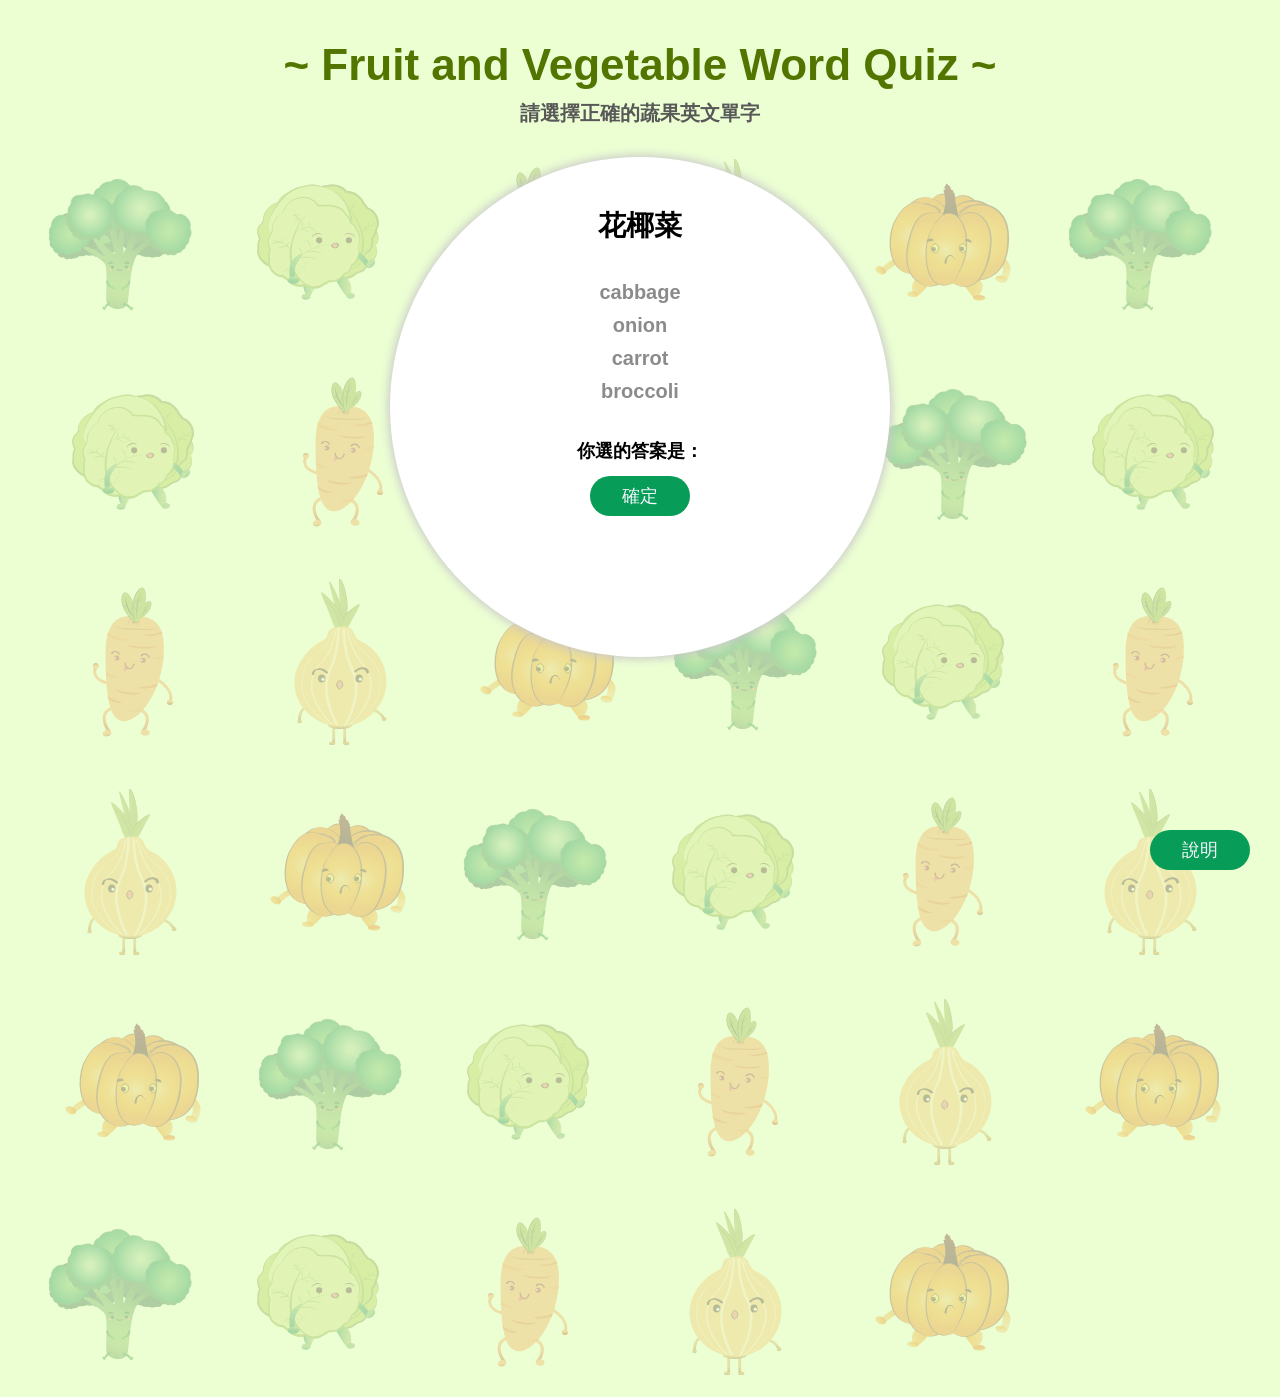
<file: index.html>
<!DOCTYPE html>
<html lang="en">
<head>
    <meta charset="UTF-8">
    <meta http-equiv="X-UA-Compatible" content="IE=edge">
    <meta name="viewport" content="width=device-width, initial-scale=1.0">
    <title>Fruit and Vegetable Word Quiz</title>
    <link rel="stylesheet" href="./css/index.css">
</head>

<body onload="load(); test()">
    <div class="a">~ Fruit and Vegetable Word Quiz ~
        <h2>請選擇正確的蔬果英文單字</h2> 
    </div>
    <div class="svg">
        <img class="br" src="./svg/broccoli(svg).svg" alt="" width="185px">
        <img class="cabbage" src="./svg/Cabbage (svg).svg" alt="" width="210px" >
        <img class="carrot" src="./svg/Carrot (svg).svg" alt="" width="210px">
        <img class="onion" src="./svg/Onion (svg).svg" alt="" width="205px">
        <img class="pumpkin" src="./svg/Pumpkin (svg).svg" alt="" width="210px">

        <img class="br" src="./svg/broccoli(svg).svg" alt="" width="185px">
        <img class="cabbage" src="./svg/Cabbage (svg).svg" alt="" width="210px" >
        <img class="carrot" src="./svg/Carrot (svg).svg" alt="" width="210px">
        <img class="onion" src="./svg/Onion (svg).svg" alt="" width="205px">
        <img class="pumpkin" src="./svg/Pumpkin (svg).svg" alt="" width="210px">
    
        <img class="br" src="./svg/broccoli(svg).svg" alt="" width="185px">
        <img class="cabbage" src="./svg/Cabbage (svg).svg" alt="" width="210px" >
        <img class="carrot" src="./svg/Carrot (svg).svg" alt="" width="210px">
        <img class="onion" src="./svg/Onion (svg).svg" alt="" width="205px">
        <img class="pumpkin" src="./svg/Pumpkin (svg).svg" alt="" width="210px">

        <img class="br" src="./svg/broccoli(svg).svg" alt="" width="185px">
        <img class="cabbage" src="./svg/Cabbage (svg).svg" alt="" width="210px" >
        <img class="carrot" src="./svg/Carrot (svg).svg" alt="" width="210px">
        <img class="onion" src="./svg/Onion (svg).svg" alt="" width="205px">
        <img class="pumpkin" src="./svg/Pumpkin (svg).svg" alt="" width="210px">

        <img class="br" src="./svg/broccoli(svg).svg" alt="" width="185px">
        <img class="cabbage" src="./svg/Cabbage (svg).svg" alt="" width="210px" >
        <img class="carrot" src="./svg/Carrot (svg).svg" alt="" width="210px">
        <img class="onion" src="./svg/Onion (svg).svg" alt="" width="205px">
        <img class="pumpkin" src="./svg/Pumpkin (svg).svg" alt="" width="210px">

         <img class="br" src="./svg/broccoli(svg).svg" alt="" width="185px">
        <img class="cabbage" src="./svg/Cabbage (svg).svg" alt="" width="210px" >
        <img class="carrot" src="./svg/Carrot (svg).svg" alt="" width="210px">
        <img class="onion" src="./svg/Onion (svg).svg" alt="" width="205px">
        <img class="pumpkin" src="./svg/Pumpkin (svg).svg" alt="" width="210px">

        <img class="br" src="./svg/broccoli(svg).svg" alt="" width="185px">
        <img class="cabbage" src="./svg/Cabbage (svg).svg" alt="" width="210px" >
        <img class="carrot" src="./svg/Carrot (svg).svg" alt="" width="210px">
        <img class="onion" src="./svg/Onion (svg).svg" alt="" width="205px">
        <img class="pumpkin" src="./svg/Pumpkin (svg).svg" alt="" width="210px">
    </div>

    <div class="container" id="quiz">
        <div class="header">
   <div id="question">詞彙</div> 
  
   <div  id="isAudio"> </div><div  id="isSwap" onchange="test()"></div>
   <ul>
    <li>
        <label id="answer1" onclick="chooseA(this)">答案1</label>
    <li>
        <label id="answer2" onclick="chooseA(this)">答案2</label>
    <li>
        <label id="answer3" onclick="chooseA(this)">答案3</label>
    <li>
        <label id="answer4" onclick="chooseA(this)">答案4</label>
       
    </ul>




<div class="aa">你選的答案是：</div><div id="choice"></div>
<div class="bb" id="msg">正確的答案是：?</div>
<br>

<input type="button" value="確定" onclick="pass()" id="submit"><br/>
</div> 
</div> 
        <!-- HTML -->
<button class="button2" onclick="window.location.href='index03.html'">說明</button>
       
     <script src="./js/index.js"></script>   
</body>
</html>
</file>
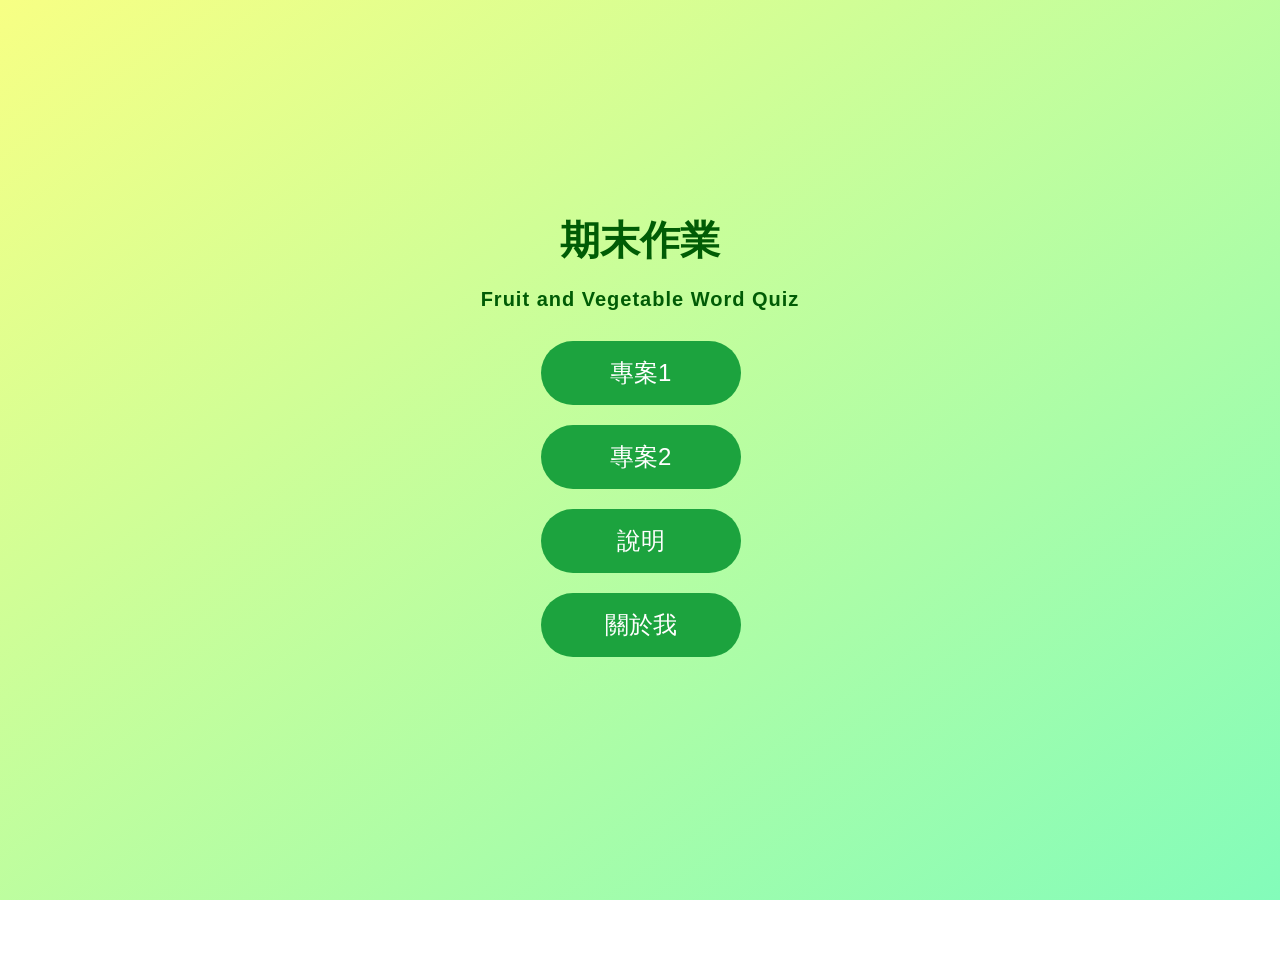
<file: final0615/index.html>
<!DOCTYPE html>
<html lang="zh-Hant-TW">
  <head>
    <meta charset="UTF-8" />
    <meta http-equiv="X-UA-Compatible" content="IE=edge" />
    <meta name="viewport" content="width=device-width, initial-scale=1.0" />
    <title>div</title>
    <link rel="stylesheet" href="./css/style01.css" />
  </head>
  <body>
    <div class="main">
      <div class="container">
        <h1 >期末作業</h1>
        <p>Fruit and Vegetable Word Quiz</p>
  
        <ul>
          <li>
            <button onclick="window.location.href='Fruit and Vegetable Word Quiz.html'">專案1</button>
          </li>
          <li>
            <button onclick="window.location.href=''">
              專案2 
            </button>
          </li>
          <li>
            <button onclick="window.location.href='index03.html'">
              說明
            </button>
          </li>
          <li>
            <button onclick="window.location.href='index4.html'">關於我</button>
          </li>
        </ul>
      </div>
    </div>
  </body>
</html>
</file>
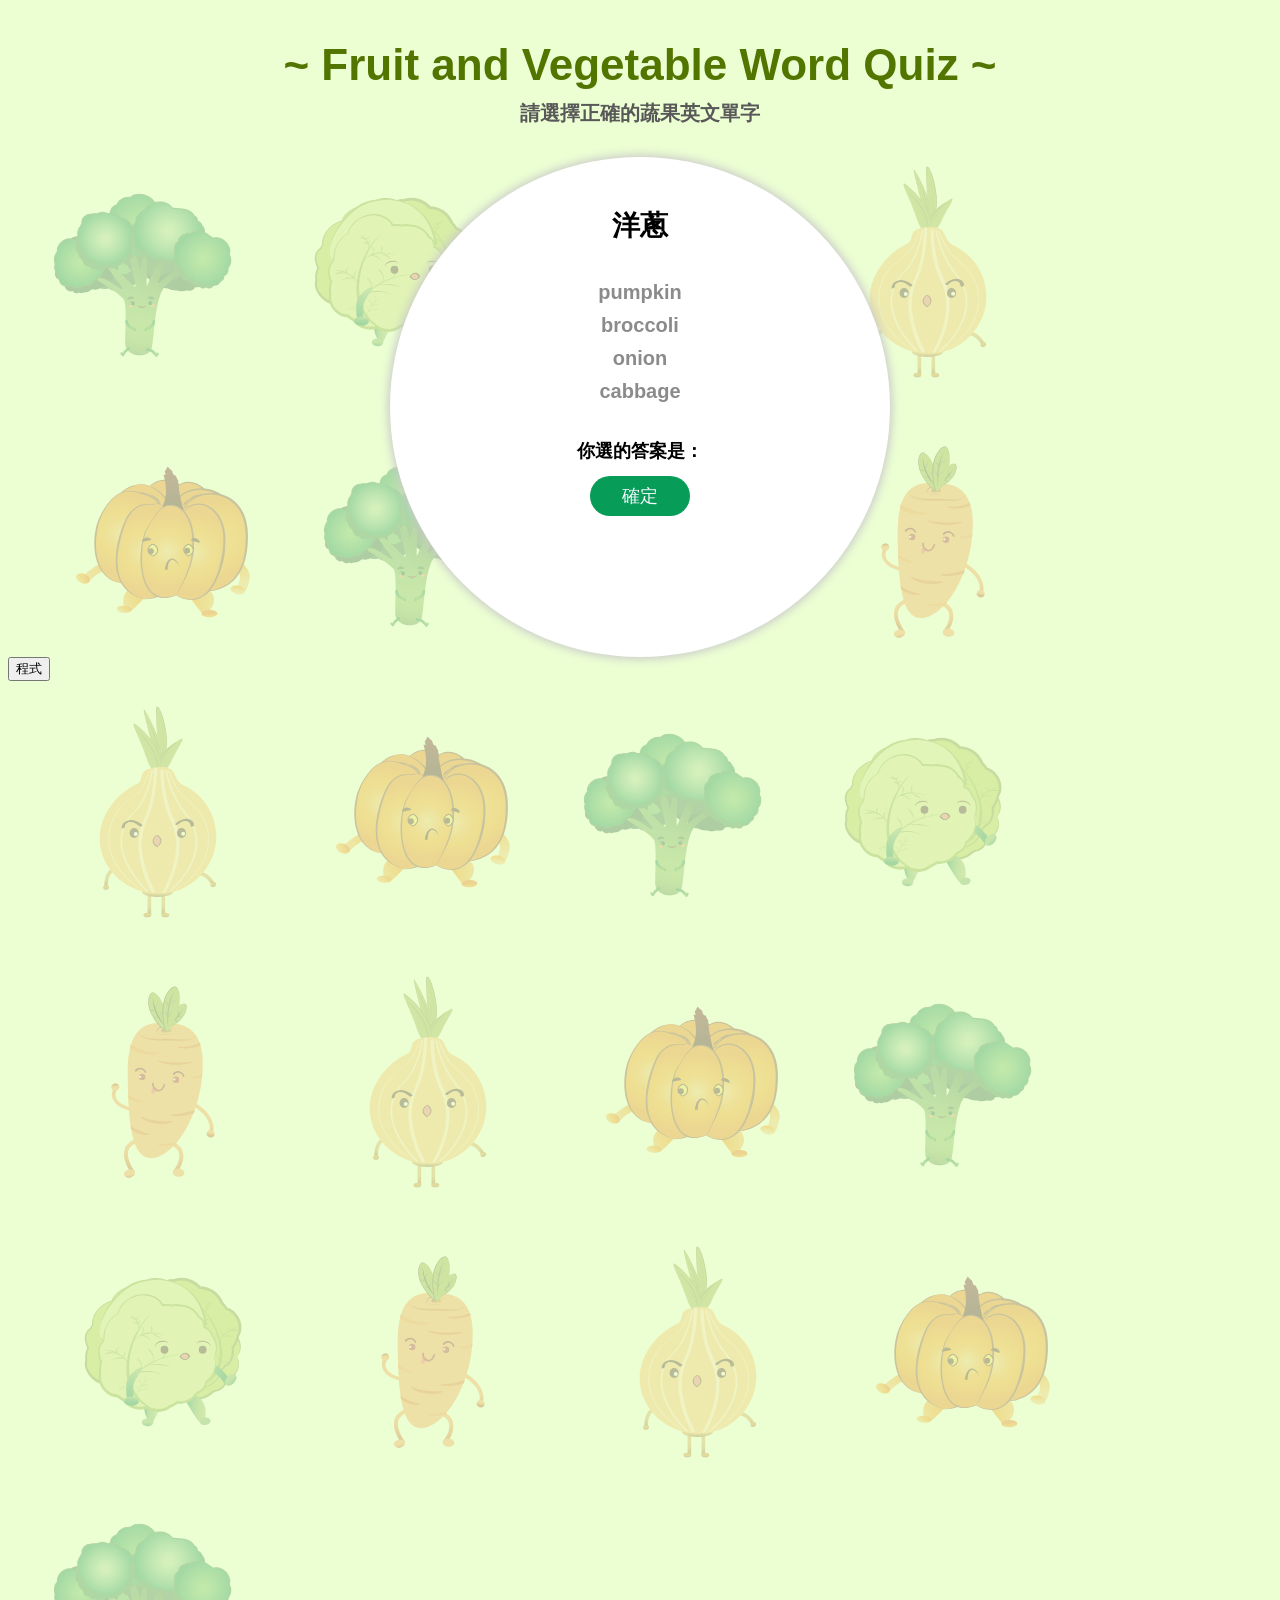
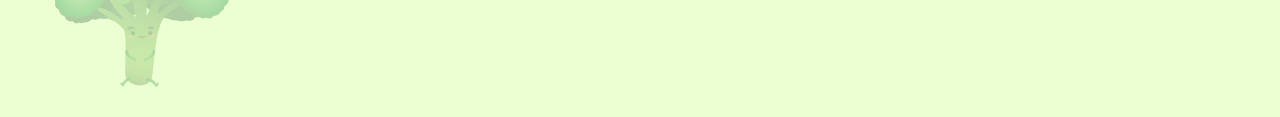
<file: Fruit and Vegetable Word Quiz.html>
<!DOCTYPE html>
<html lang="en">
<head>
    <meta charset="UTF-8">
    <meta http-equiv="X-UA-Compatible" content="IE=edge">
    <meta name="viewport" content="width=device-width, initial-scale=1.0">
    <title>Fruit and Vegetable Word Quiz</title>
    <link rel="stylesheet" href="./css/index.css">
</head>

<body onload="load(); test()">
    <div class="a">~ Fruit and Vegetable Word Quiz ~
        <h2>請選擇正確的蔬果英文單字</h2> 
    </div>
    <div class="svg">
        <img class="br" src="./svg/broccoli(svg).svg" alt="" width="230px">
        <img class="cabbage" src="./svg/Cabbage (svg).svg" alt="" width="270px" >
        <img class="carrot" src="./svg/Carrot (svg).svg" alt="" width="270px">
        <img class="onion" src="./svg/Onion (svg).svg" alt="" width="260px">
        <img class="pumpkin" src="./svg/Pumpkin (svg).svg" alt="" width="270px">
        <img class="br" src="./svg/broccoli(svg).svg" alt="" width="230px">
        <img class="cabbage" src="./svg/Cabbage (svg).svg" alt="" width="270px" >
        <img class="carrot" src="./svg/Carrot (svg).svg" alt="" width="270px">
        <img class="onion" src="./svg/Onion (svg).svg" alt="" width="260px">
        <img class="pumpkin" src="./svg/Pumpkin (svg).svg" alt="" width="270px">
        <img class="br" src="./svg/broccoli(svg).svg" alt="" width="230px">
        <img class="cabbage" src="./svg/Cabbage (svg).svg" alt="" width="270px" >
        <img class="carrot" src="./svg/Carrot (svg).svg" alt="" width="270px">
        <img class="onion" src="./svg/Onion (svg).svg" alt="" width="260px">
        <img class="pumpkin" src="./svg/Pumpkin (svg).svg" alt="" width="270px">
        <img class="br" src="./svg/broccoli(svg).svg" alt="" width="230px">
        <img class="cabbage" src="./svg/Cabbage (svg).svg" alt="" width="270px" >
        <img class="carrot" src="./svg/Carrot (svg).svg" alt="" width="270px"> 
        <img class="onion" src="./svg/Onion (svg).svg" alt="" width="260px">
        <img class="pumpkin" src="./svg/Pumpkin (svg).svg" alt="" width="270px">
        <img class="br" src="./svg/broccoli(svg).svg" alt="" width="230px">
    </div>

    <div class="container" id="quiz">
        <div class="header">
   <div id="question">詞彙</div> 
  
   <div  id="isAudio"> </div><div  id="isSwap" onchange="test()"></div>
   <ul>
    <li>
        <label id="answer1" onclick="chooseA(this)">答案1</label>
    <li>
        <label id="answer2" onclick="chooseA(this)">答案2</label>
    <li>
        <label id="answer3" onclick="chooseA(this)">答案3</label>
    <li>
        <label id="answer4" onclick="chooseA(this)">答案4</label>
       
    </ul>

<div class="aa">你選的答案是：</div><div id="choice"></div>
<div class="bb" id="msg">正確的答案是：?</div>
<br>

<input type="button" value="確定" onclick="pass()" id="submit"><br/>
</div> 
</div> 
        <!-- HTML -->
<button onclick="window.location.href='index03.html'">程式</button>
       
     <script src="./js/index.js"></script>   
</body>
</html>
</file>
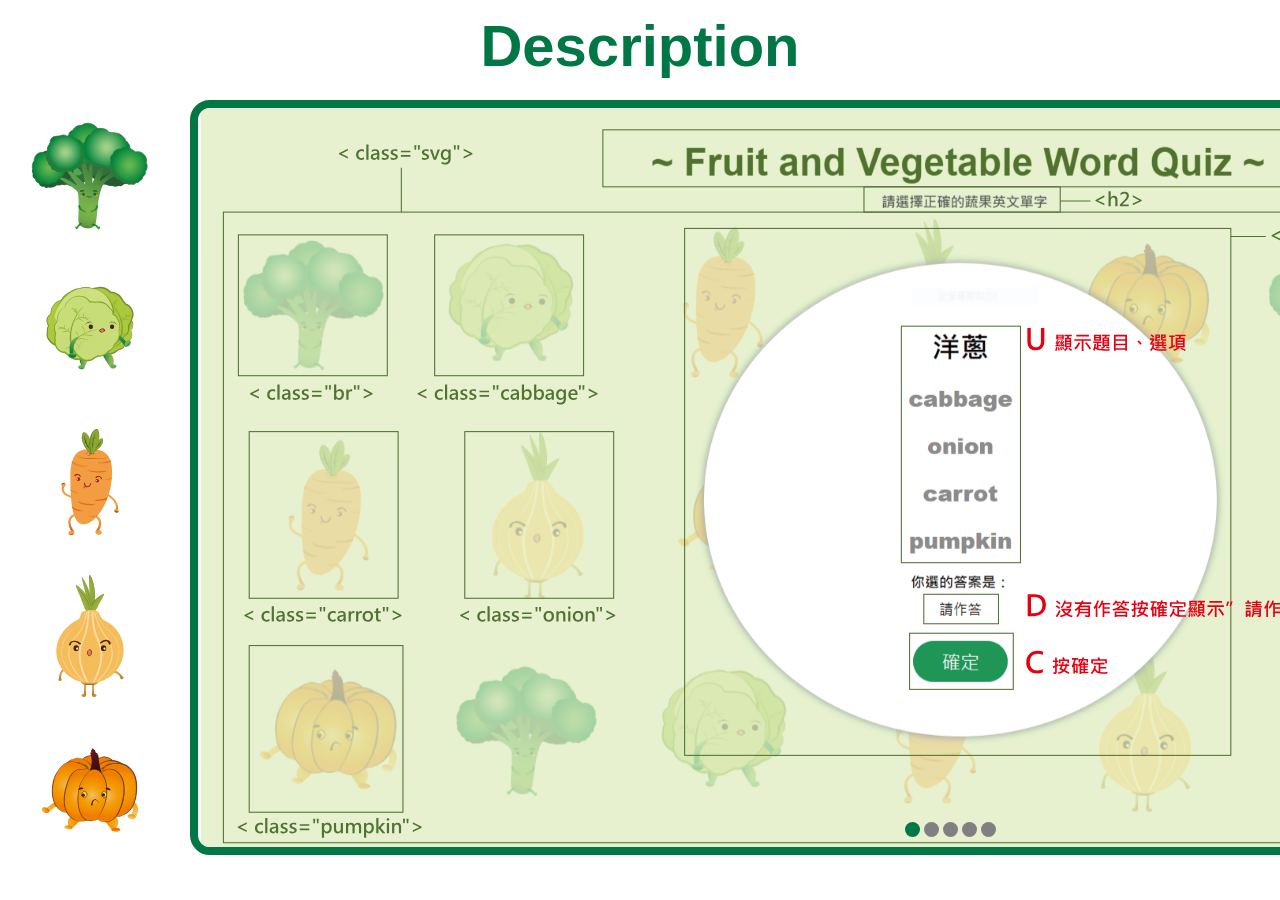
<file: index03.html>
<!DOCTYPE html>
<html lang="en">

<head>
    <meta charset="UTF-8">
    <meta name="viewport" content="width=device-width, initial-scale=1.0">
    <title>程式</title>
    <link rel="stylesheet" href="./css/style03.css">
    <script src="js/slider.js" type="text/javascript"></script>

</head>

<body>
             <h1>Description</h1>
             <div class="left">
             <img class="q1" src="./svg/broccoli(svg).svg" alt="" width="150px">
             <img class="q2" src="./svg/Cabbage (svg).svg" alt=""width="150px">
             <img class="q3" src="./svg/Carrot (svg).svg" alt=""width="150px">
             <img class="q4" src="./svg/Onion (svg).svg" alt=""width="150px">
             <img class="q5" src="./svg/Pumpkin (svg).svg" alt=""width="150px">
            </div>

            <div class="right">
              <img class="q1" src="./svg/broccoli(svg).svg" alt="" width="150px">
              <img class="q2" src="./svg/Cabbage (svg).svg" alt=""width="150px">
              <img class="q3" src="./svg/Carrot (svg).svg" alt=""width="150px">
              <img class="q4" src="./svg/Onion (svg).svg" alt=""width="150px">
              <img class="q5" src="./svg/Pumpkin (svg).svg" alt=""width="150px">
             </div>

                 <div id="slider">
               <ul class="slieder-item-container">
                 <li class="xx"><a href="#"><img class="b1" src="./svg/1.svg" ></a></li>
                 <li class="xx" ><a href="#"><img class="b3" src="./svg/2.svg" /></a></li>
                 <li class="xx" ><a href="#"><img class="b4" src="./svg/3.svg" ></a></li>
                 <li class="xx" ><a href="#"><img class="b2" src="./svg/4.svg" ></a></li>
                 <li class="xx" ><a href="#"><img class="b2" src="./svg/5.svg" ></a></li>
                
               </ul>
                <div class="arrow-container">
                  <span class="left-arrow"><img class="arol" src="./svg/arrowleft.svg" alt=""></span>
                  <span class="right-arrow"><img class="aror" src="./svg/arrowright.svg" alt=""></span>
                </div>
               <div class="indicator-container">
                <span class="indicator active"></span>
                <span class="indicator"></span>
                <span class="indicator"></span>
                <span class="indicator"></span>
                <span class="indicator"></span>
                
            </div>
        </div>
           
           
         

    

  
        

</body>

</html>
</file>
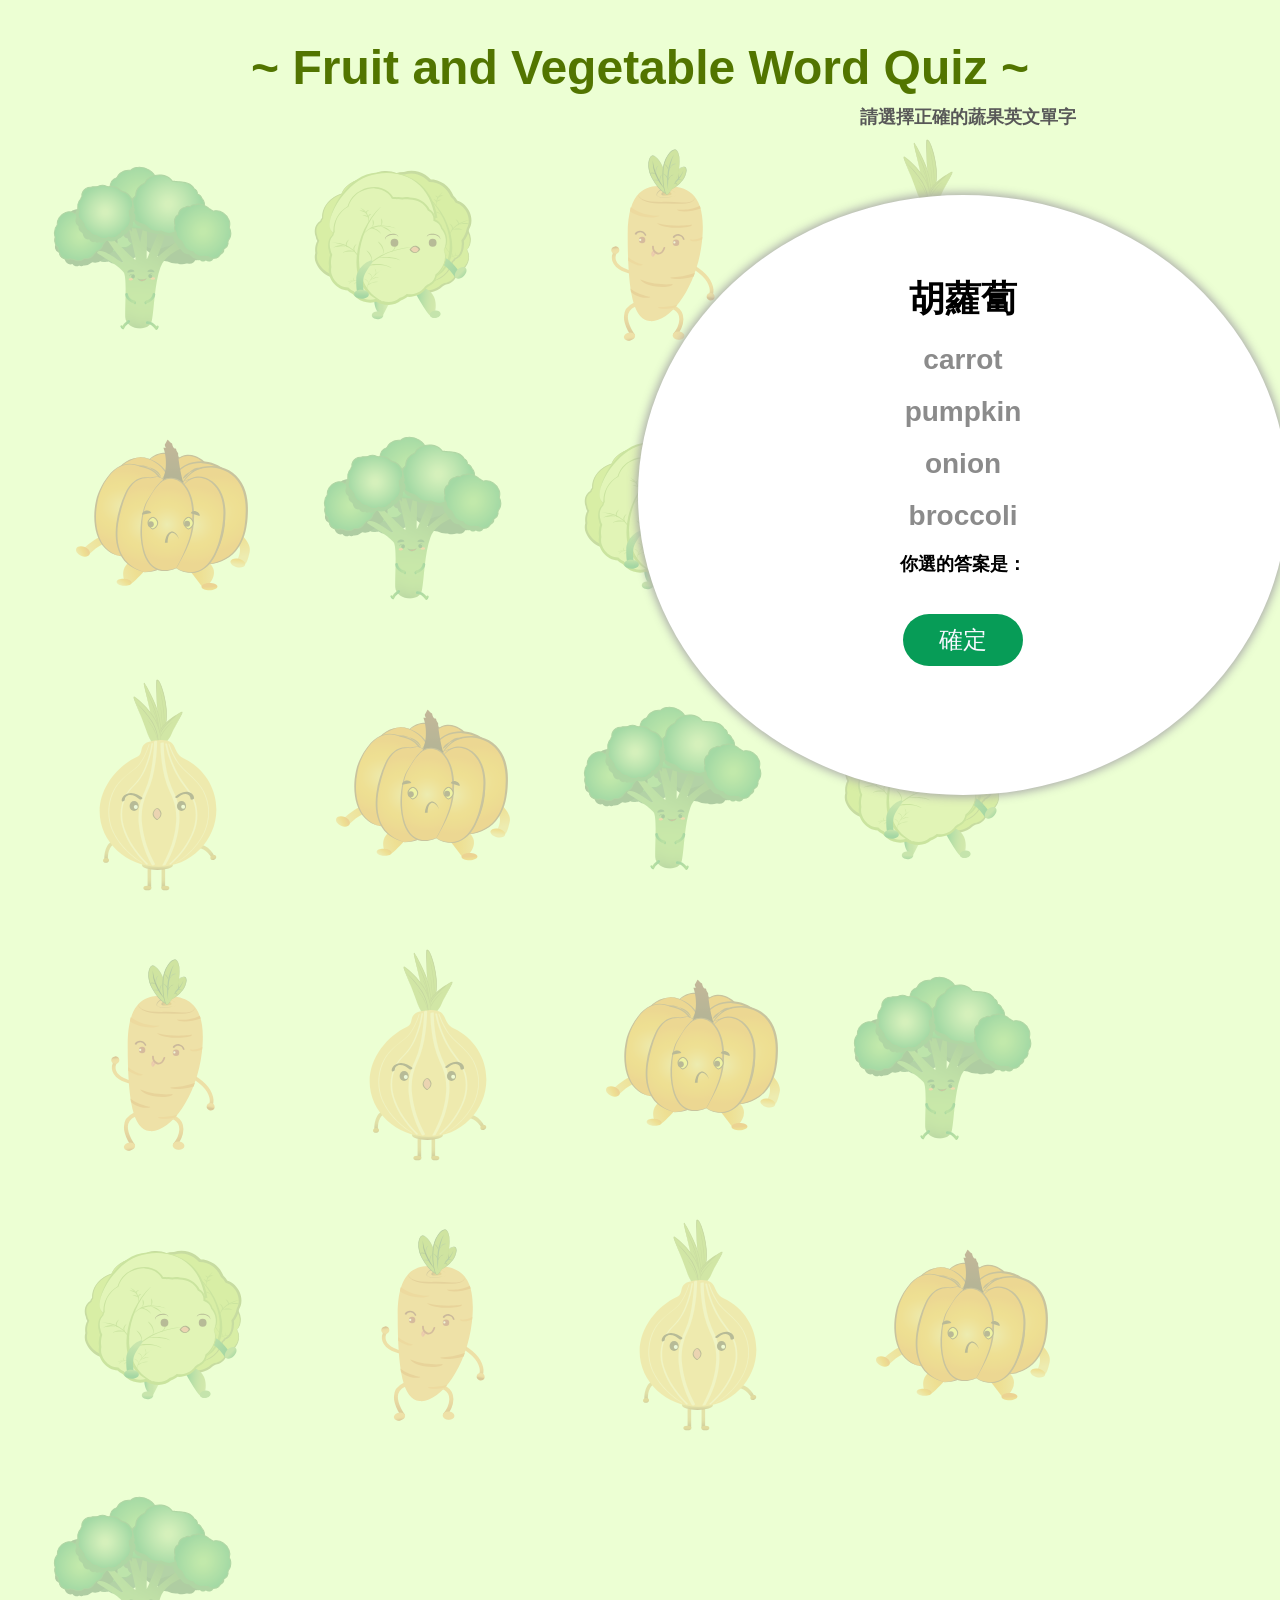
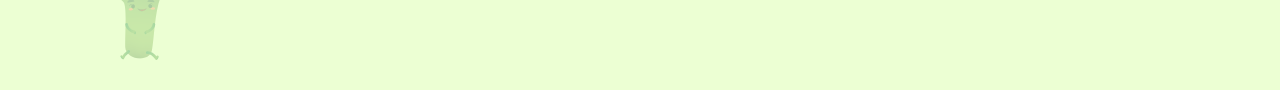
<file: final0615/Fruit and Vegetable Word Quiz.html>
<!DOCTYPE html>
<html lang="en">
<head>
    <meta charset="UTF-8">
    <meta http-equiv="X-UA-Compatible" content="IE=edge">
    <meta name="viewport" content="width=device-width, initial-scale=1.0">
    <title>Fruit and Vegetable Word Quiz</title>
    <link rel="stylesheet" href="./css/index.css">
</head>

<body onload="load(); test()">
    <div class="a">~ Fruit and Vegetable Word Quiz ~
        <h2>請選擇正確的蔬果英文單字</h2> 
    </div>
    <div class="svg">
        <img class="br" src="./svg/broccoli(svg).svg" alt="" width="230px">
        <img class="cabbage" src="./svg/Cabbage (svg).svg" alt="" width="270px" >
        <img class="carrot" src="./svg/Carrot (svg).svg" alt="" width="270px">
        <img class="onion" src="./svg/Onion (svg).svg" alt="" width="260px">
        <img class="pumpkin" src="./svg/Pumpkin (svg).svg" alt="" width="270px">
        <img class="br" src="./svg/broccoli(svg).svg" alt="" width="230px">
        <img class="cabbage" src="./svg/Cabbage (svg).svg" alt="" width="270px" >
        <img class="carrot" src="./svg/Carrot (svg).svg" alt="" width="270px">
        <img class="onion" src="./svg/Onion (svg).svg" alt="" width="260px">
        <img class="pumpkin" src="./svg/Pumpkin (svg).svg" alt="" width="270px">
        <img class="br" src="./svg/broccoli(svg).svg" alt="" width="230px">
        <img class="cabbage" src="./svg/Cabbage (svg).svg" alt="" width="270px" >
        <img class="carrot" src="./svg/Carrot (svg).svg" alt="" width="270px">
        <img class="onion" src="./svg/Onion (svg).svg" alt="" width="260px">
        <img class="pumpkin" src="./svg/Pumpkin (svg).svg" alt="" width="270px">
        <img class="br" src="./svg/broccoli(svg).svg" alt="" width="230px">
        <img class="cabbage" src="./svg/Cabbage (svg).svg" alt="" width="270px" >
        <img class="carrot" src="./svg/Carrot (svg).svg" alt="" width="270px"> 
        <img class="onion" src="./svg/Onion (svg).svg" alt="" width="260px">
        <img class="pumpkin" src="./svg/Pumpkin (svg).svg" alt="" width="270px">
        <img class="br" src="./svg/broccoli(svg).svg" alt="" width="230px">
    </div>

    <div class="container" id="quiz">
        <div class="header">
   <div id="question">詞彙</div> 
  
   <div  id="isAudio"> </div><div  id="isSwap" onchange="test()"></div>
   <ul>
    <li>
        <label id="answer1" onclick="chooseA(this)">答案1</label>
    <li>
        <label id="answer2" onclick="chooseA(this)">答案2</label>
    <li>
        <label id="answer3" onclick="chooseA(this)">答案3</label>
    <li>
        <label id="answer4" onclick="chooseA(this)">答案4</label>
    </ul>

<div class="aa">你選的答案是：</div><div id="choice"></div>
<div class="bb" id="msg">正確的答案是：?</div>
<br>

<input type="button" value="確定" onclick="pass()" id="submit"><br/>
</div> 
</div> 
     <script src="./js/index.js"></script>   
</body>
</html>
</file>
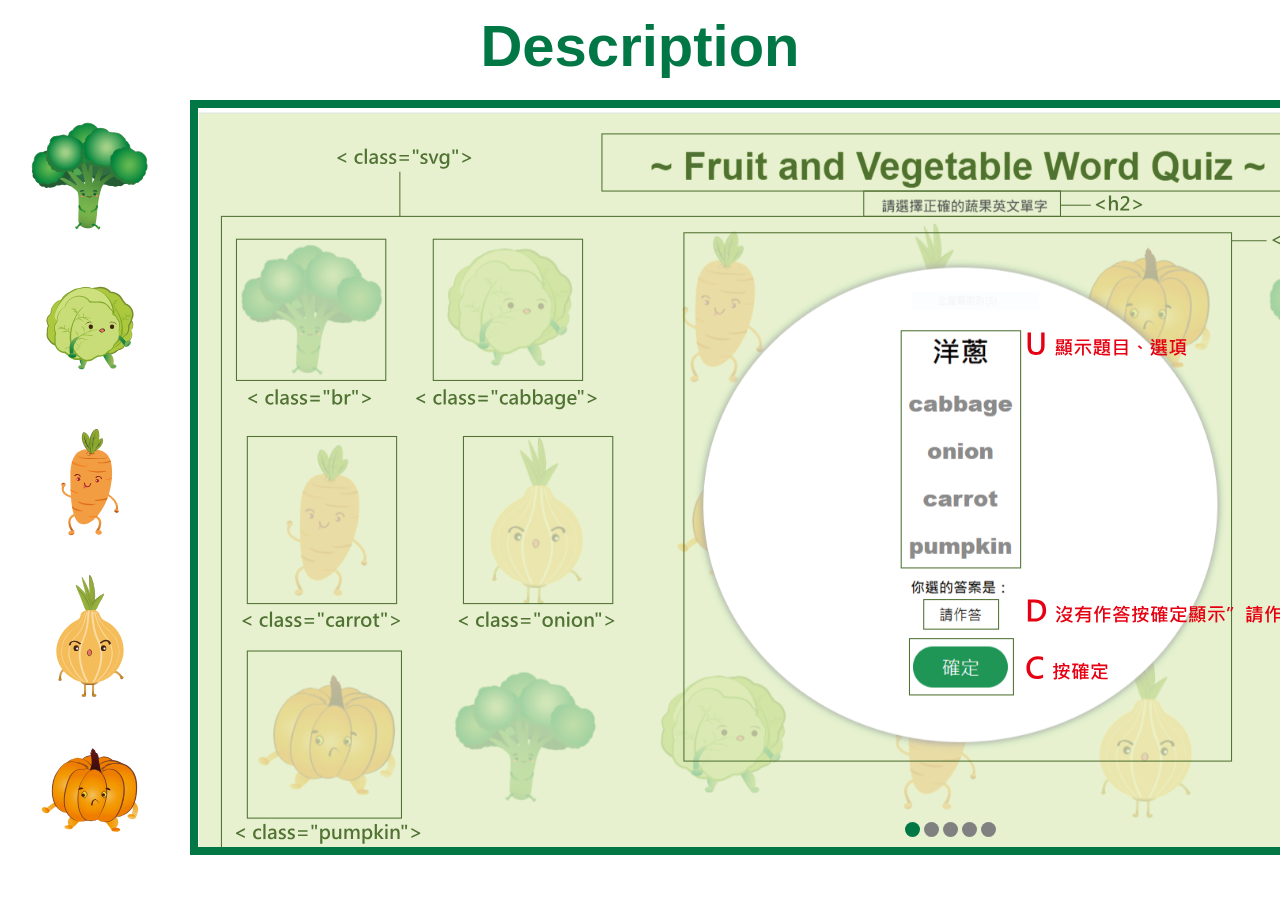
<file: final0615/index03.html>
<!DOCTYPE html>
<html lang="en">

<head>
    <meta charset="UTF-8">
    <meta name="viewport" content="width=device-width, initial-scale=1.0">
    <title>說明</title>
    <link rel="stylesheet" href="./css/style03.css">
    <script src="js/slider.js" type="text/javascript"></script>

</head>

<body>
             <h1>Description</h1>
             <div class="left">
             <img class="q1" src="./svg/broccoli(svg).svg" alt="" width="150px">
             <img class="q2" src="./svg/Cabbage (svg).svg" alt=""width="150px">
             <img class="q3" src="./svg/Carrot (svg).svg" alt=""width="150px">
             <img class="q4" src="./svg/Onion (svg).svg" alt=""width="150px">
             <img class="q5" src="./svg/Pumpkin (svg).svg" alt=""width="150px">
            </div>

            <div class="right">
              <img class="q1" src="./svg/broccoli(svg).svg" alt="" width="150px">
              <img class="q2" src="./svg/Cabbage (svg).svg" alt=""width="150px">
              <img class="q3" src="./svg/Carrot (svg).svg" alt=""width="150px">
              <img class="q4" src="./svg/Onion (svg).svg" alt=""width="150px">
              <img class="q5" src="./svg/Pumpkin (svg).svg" alt=""width="150px">
             </div>

                 <div id="slider">
               <ul class="slieder-item-container">
                 <li class="xx"><a href="#"><img class="b1" src="./svg/1.svg" ></a></li>
                 <li class="xx" ><a href="#"><img class="b3" src="./svg/2.svg" /></a></li>
                 <li class="xx" ><a href="#"><img class="b4" src="./svg/3.svg" ></a></li>
                 <li class="xx" ><a href="#"><img class="b2" src="./svg/4.svg" ></a></li>
                 <li class="xx" ><a href="#"><img class="b2" src="./svg/5.svg" ></a></li>
                
               </ul>
                <div class="arrow-container">
                  <span class="left-arrow"><img class="arol" src="./svg/arrowleft.svg" alt=""></span>
                  <span class="right-arrow"><img class="aror" src="./svg/arrowright.svg" alt=""></span>
                </div>
               <div class="indicator-container">
                <span class="indicator active"></span>
                <span class="indicator"></span>
                <span class="indicator"></span>
                <span class="indicator"></span>
                <span class="indicator"></span>
                
            </div>
        </div>
           
           
         

    

  
        

</body>

</html>
</file>
<file: css/index.css>
*{
    box-sizing: border-box;
}
body{
    
    background: rgb(236, 255, 211);
    
}

.a{
    text-align: center;
    font-family: Arial, Helvetica, sans-serif;
    font-size: 44px;
    margin-top: 40px;
    font-weight: bold;
    color: rgb(82, 117, 0);
    position: relative;
    z-index: 100;
}
   

 /*h2{
    text-align: center;
    width: 300px;
    text-align: center;
    font-family: Arial, Helvetica, sans-serif;
    font-size: 17.5px;
    text-align: center;
    font-weight: 800;
    color: rgb(88, 88, 88);
    position: absolute;
    margin-top: 10px;
    margin-left: 810px;
 }*/
 h2{
    text-align: center;
    font-family: Arial, Helvetica, sans-serif;
    font-size: 20px;
    font-weight: 800;
    color: rgb(88, 88, 88);
    
    
    width: 80%; /*修改：避免寫死*/
    max-width: 300px; /*修改*/
    margin: 10px auto; /*修改：置中*/
    position: relative; /*修改：取消 absolute*/
}

 /*.container{
   background-color: #fff;
    border-radius: 15px;
    box-shadow: 0 0 10px 2px rgb(168, 168, 168);
    width: 650px;
    height: 600px;
    overflow: hidden;
    margin-left: 630px;
    margin-top: 100px;
    border-radius: 50%;
    position: absolute;}*/



.container{
    background-color: #fff;
    box-shadow: 0 0 10px 2px rgb(201, 201, 201);
    overflow: hidden;      /*內容溢出與裁切*/
    max-width: 500px;
    width: 90%;
    aspect-ratio: 1/1;    /* 高度自動跟寬度一樣，保持正圓 */
    margin: 30px auto 0;  /* 水平置中 */
    border-radius: 50%;
    position: relative;    /* 改掉絕對定位 */
    text-align: center;
}


.header{
    padding: 50px;
    
    
}

#question{
    display: block;
    font-family: Arial, Helvetica, sans-serif;
    font-size: 28px;
    text-align: center;
    font-weight: 800;
}
ul{
    text-align: center;
    padding: 10px;
    font-family: Arial, Helvetica, sans-serif;
    list-style-type:none;
    
}

ul li{
    font-size: 20px;
    font-weight: 800;
    margin: 10px 0;
    
}

ul li label{
    cursor: pointer;
}

li:hover{
    color: rgb(0, 119, 69);
}

li{
    color: rgb(139, 139, 139);
    
}

.aa{                            /*問題你的答案是?*/
    font-family: Arial, Helvetica, sans-serif;
    font-size: 18px;
    font-weight: 650; /*文字粗度*/
    text-align: center;
}

#choice{
    margin-top: 10px;
    top: 480px;
    font-family: Arial, Helvetica, sans-serif;
    font-size: 18px;
    text-align: center;
    font-weight: 650; 
}

.bb{
    font-family: Arial, Helvetica, sans-serif;
    font-size: 18px;
    margin-top: 10px;
    text-align: center;
}


#submit{
    background-color: rgb(7, 156, 87);
    color: ghostwhite;
    border:none;
    display: block;
    width: 100px;

    cursor: pointer; /*滑鼠游標屬性*/
    font-size: 18px;
    padding: 8px;/*按紐跟字距離*/
    margin: -15px auto;
    border-radius: 60px;
}

#submit:hover{
    background-color: rgb(0, 108, 52);
}

.svg{
    display: flex;
    flex-direction: row;
    flex-wrap: wrap;
    position: absolute;
    opacity: 0.3;
    padding-left: 20px;
}

@keyframes rotate-taichi {
    from {transform: rotate(-8deg);}
    to {transform: rotate(8deg);}
}

.br,
.cabbage,
.carrot,
.onion,
.pumpkin{
    display: inline;
    animation: rotate-taichi 1.8s linear infinite alternate;
}

.ss{ 
/*你總共答對了幾題* 跑位問題罪魁禍首
    margin-left: 190px;
    margin-top: 280px;*/
    padding: 100px;
    text-align: center;
    color: rgb(0, 119, 69);
    bottom: 300px;

   }


/*.container button{ 總共答對的最後按鈕
    background-color: rgb(7, 156, 87);
    color: ghostwhite;
    border:none;
    display: block;
    width: 150px;
    cursor: pointer;
    font-size: 24px;
    padding: 16px;
    border-radius: 60px;
    margin-left: 250px;
}

  .container button{ /*總共答對的最後按鈕*
    background-color: rgb(7, 156, 87);
    color: ghostwhite;
    border:none;
    display: block;
    max-width: 120px;
    cursor: pointer;
    font-size: 24px;
    border-radius: 25px;
    position: absolute;

    margin: 20px auto;  /*離圓的距離*
}*/
  .container button{ /*r開頭最後按鈕*/
    background-color: rgb(7, 156, 87);
    color: ghostwhite;
    font-size: 18px;
    border:none;
    border-radius: 25px;
    display: block;
    width: 100px;/*按鈕寬*/
    padding:  10px;
    padding-top: 12px;
    cursor: pointer;
    position: absolute;
    bottom: 30px;
    left: 40%; /*置中*/
}

.button2{
    background-color: rgb(7, 156, 87);
    font-size: 18px;
    color: ghostwhite;
    width: 100px;
    height: 40px;
    border: none;
    border-radius: 25px;
    cursor: pointer;
    position: fixed;
    z-index: 1000;
    bottom: 30px;    /* 距離底部 20px */
    right: 30px; 
}
  /*button{    /*程式說明按鈕
  background-color: rgb(7, 156, 87);
  font-size: 24px;
  color: ghostwhite;
  max-width: 120px;
  
  border: none;
  display: block;
  width: 80%; /* %可伸縮 *
  height: 50px; 
  border-radius: 25px;
  cursor: pointer;
 
  margin: 40px auto;    /*響應式*
  position: fixed;     /* 固定在視窗，不會被頁面滾動影響 *
  z-index: 1000;
  bottom: 20px;          /* 距離視窗底部  *
  right: 60px;           /* 距離視窗右邊  *
}
*/

/*button {
  background-color: #1ca33e;
  color: #fff;
  border: none;
  display: block;
  width: 100px;
  cursor: pointer;
  font-size: 18px;
  color: ghostwhite;
  padding: 12px;
  border-radius: 60px;
  position: absolute;
  top: 800px;
  left: 1700px; /* 調整為可見範圍 
}
*/

button:hover {
  background-color: rgb(4, 55, 29);;
  color: ghostwhite;
}

button:focus {
  outline: none;
  background-color:  #1ca33e; 
}




/* 修正：重寫響應式斷點 */
/* 小螢幕 (手機) */
@media screen and (max-width: 540px) {
    .a {
        font-size: 32px; /* 修正：標題縮小 */
        margin-top: 20px;
    }
    
    h2 {
        font-size: 16px; /* 修正：副標題縮小 */
    }
    
    .container {
        width:95%; /* 修正：縮小原尺寸90% */
        margin: 20px auto 0;
    }
    
    .header {
        padding: 30px 20px; /* 修正：減少內距 */
    }
    
    #question {
        font-size: 28px; /* 修正：問題文字縮小 */
    }
    
    ul li {
        font-size: 18px; /* 修正：選項文字縮小 */
    }


    .container button {
        width: 100px; /* 修正：按鈕縮小 */
        font-size: 20px;
        bottom: 20px;
    }
    
    .ss {
        /* 修正：調整結果頁面距 */
        font-size: 32px;
       padding: 60px 20px;
    }

   
}

/* 中等螢幕 (平板) */
@media screen and (min-width: 541px) and (max-width: 768px) {
    .a {
        font-size: 40px;
    }
    
  
    #question {
        font-size: 28px;
    }
    
    ul li {
        font-size: 20px;
       
    }
    
    .ss {
        
        font-size: 32px;
        padding: 80px 30px
    }
}

/* 修正：添加大螢幕優化 */
@media screen and (min-width: 1200px) {
    .container {
        max-width: 500px; /* 修正：大螢幕時稍微放大 */
    }
  
}
</file>
<file: final0615/css/style01.css>
*{
    box-sizing: border-box;
    margin:0;
    padding:0;
}
body{
    font-family: Arial, Helvetica, sans-serif;
    color:#222;
    padding-bottom: 50px;
}
.main{
    background-image: linear-gradient(to left top,rgb(131, 252, 186), rgb(247, 255, 132));
    background-repeat: none;
    background-size: cover;
    background-position:bottom center;
    height:100vh;
    display:flex;
    justify-content: center;
    color: rgb(0, 92, 5);
    align-items:center;
    text-align:center;
    margin-bottom: 20px;
    position:relative;
}
.main h1{
    font-size:40px;
    margin:-20PX 0 20PX;
}
.main p{
    font-size: 20px;
    letter-spacing: 1px;
    font-weight: 600;
}
.content h2{
    font-size: 150%;
    margin:20px 0;
}
.content p{
    line-height:30px;
    letter-spacing: 1.2px;

}
.container{
    max-width:1200px;
    margin:0 auto; 
}
.nav{
    position:fixed;
    top:0;
    left:0;
    right:0;
    background-color:rgba(0, 0, 0, 0.829) ;
}

.nav .container{
   display:flex;
   justify-content: space-between ;
   align-items: center;
   padding:20px 0;
}
.nav ul{
   display:flex;
   list-style-type:none;
   align-items: center;
   justify-content: center;
}
.nav a{
   color:white;
   text-decoration: none;
   padding:8px 15px;
}
.nav.active {
   background-color: white;
   box-shadow:0 2px 10px rgba(0, 0, 0, 0.829);
}
.nav.active a {
   color: black;
}
.nav a.current,
.nav a:hover{
   color:orange;
   font-weight: bold;
}
button  {
    background-color: #1ca33e;
    color: #fff;
    border: none;
    display: block;
    width: 200px;
    cursor: pointer;
    font-size: 24px;
    padding: 16px;
    border-radius: 60px;
  }
  button:hover{
      background-color: rgb(255, 251, 0);
      color: rgb(104, 104, 104);
  }
  button:focus{
      outline:none;
      background-color: rgb(242, 255, 125);
  }
  ul{ 
      margin-top: 20px;
      list-style-type: none;
  }
  li{
      padding:10px 10px;
      padding-left: 60px;
  }
</file>
<file: css/style03.css>
/* html {
  scroll-behavior: smooth;
} */

body{
    height: 900px;
	
}

* {
    margin: 0px;
    padding: 0px;
    box-sizing: border-box;
	-webkit-box-sizing: border-box;
    -moz-box-sizing: border-box;
}


h1{
    text-align: center;
    font-family: Arial, Helvetica, sans-serif;
    font-size: 58px;
    color: rgb(0, 119, 69);
    padding-top: 12px;
}



.slieder-item-container{
    width: 1520px;
    height: 750px;
    position: absolute;
    list-style-type: none;
    width:10000px;
}




#slider {
    position: absolute;
    border: 8px solid rgb(0, 119, 69);
    /*padding: 3px;*/
    border-radius: 20px;
    margin: 0;
    overflow: hidden;
    -webkit-user-select:none;
    -moz-user-select:none;
    -ms-user-select:none;
    user-select:none;
    width: 1520px;
    height: 755px;
	top: 100px;
    margin-left: 190px;
}



.xx {
    float: left;
}

a {
    display: inline-block;
}



#slider:hover .arrow-container{
    display: block;
}
.arrow-container {
    position: absolute;
    width: 100%;
    height: 50px;
    top: 50%;
    margin-top: -25px;
    display: none;
}

.arrow-container span {
    position: absolute;
    width: 30px;
    height: 50px;
    font-size: 40px;
    /*display: inline-block;*/
    text-align: center;
    line-height: 50px;
    color: white;
    padding: 0;
}

.left-arrow {
    left: 0px;
    cursor: pointer;
    z-index: 10;
}

.right-arrow {
    right: 0px;
    cursor: pointer;
}

.indicator-container {
    position: absolute;
    width: 150px;
    height: 30px;
    line-height: 30px;
    bottom: 0;
    left: 50%;
    margin-left: -75px;
    text-align: center;
}

.indicator {
    display: inline-block;
    width: 15px;
    height: 15px;
    border-radius: 100%;
    background: gray;
    cursor: pointer;
}

.indicator.active {
    background: rgb(0, 119, 69);
}

.b1{
    width: 1520px;
    height: 740px;
    /* background:  rgb(194, 243, 255); */
    
}
.b2{
    width: 1520px;
    height: 740px;
    /* background:  rgb(194, 243, 255); */
}
.b3{
    width: 1520px;
    height: 740px;
    /* background:  rgb(194, 243, 255); */
}
.b4{
    width: 1520px;
    height: 740px;
    /* background:  rgb(194, 243, 255); */
}

.arol{
 position: absolute;
 transform: scale(0.5);
 left: -5px;
 top: -5px;
}

.aror{
 position: absolute;
 transform: scale(0.5);
 left: 2px;
 top: -5px;
}

.left{
    position: absolute;
    width: 200px;
    height: 780px;
   padding-top:20px ;
   padding-left: 15px;
}

.right{
    position: absolute;
    width: 200px;
    height: 780px;
   padding-top:20px ;
   padding-left: 15px;
   right: 5px;
}
</file>
<file: final0615/css/index.css>
*{
    box-sizing: border-box;
}
body{
    background: rgb(236, 255, 211);
}

.a{
    text-align: center;
    font-family: Arial, Helvetica, sans-serif;
    font-size: 48px;
    margin-top: 40px;
    font-weight: bold;
    color: rgb(82, 117, 0);
    position: relative;
    z-index: 100;
}


h2{
    text-align: center;
    width: 300px;
    text-align: center;
    font-family: Arial, Helvetica, sans-serif;
    font-size: 17.5px;
    text-align: center;
    font-weight: 800;
    color: rgb(88, 88, 88);
    position: absolute;
    margin-top: 10px;
    margin-left: 810px;
 }

.container{
    background-color: #fff;
    border-radius: 15px;
    box-shadow: 0 0 10px 2px rgb(168, 168, 168);
    width: 650px;
    height: 600px;
    overflow: hidden;
    margin-left: 630px;
    margin-top: 100px;
    border-radius: 50%;
    position: absolute;
}

.header{
    padding: 80px;
}

#question{
    display: block;
    font-family: Arial, Helvetica, sans-serif;
    font-size: 36px;
    text-align: center;
    font-weight: 800;
}
ul{
    text-align: center;
    padding: 0;
    font-family: Arial, Helvetica, sans-serif;
    list-style-type:none;
    
}

ul li{
    font-size: 28px;
    font-weight: 800;
    margin: 20px 0;
    
}

ul li label{
    cursor: pointer;
}

li :hover{
    color: rgb(0, 119, 69);
}

li{
    color: rgb(139, 139, 139);
    
}

.aa{
    font-family: Arial, Helvetica, sans-serif;
    font-size: 18px;
    font-weight: 800;
    text-align: center;
}

#choice{
    margin-top: 10px;
    top: 480px;
    font-family: Arial, Helvetica, sans-serif;
    font-size: 18px;
    text-align: center;
}

.bb{
    font-family: Arial, Helvetica, sans-serif;
    font-size: 18px;
    margin-top: 5px;
    text-align: center;
}


#submit{
    background-color: rgb(7, 156, 87);
    color: ghostwhite;
    border:none;
    display: block;
    width: 120px;
    cursor: pointer;
    font-size: 24px;
    padding: 10px;
    margin: auto;
    margin-top: 10px;
    border-radius: 60px;
}

#submit:hover{
    background-color: rgb(0, 119, 69);
}

.svg{
    display: flex;
    flex-direction: row;
    flex-wrap: wrap;
    position: absolute;
    opacity: 0.3;
    padding-left: 20px;
    margin-top: 15px;
}

.br{
    display: inline;
    animation:rotate-taichi 1.8s  linear infinite alternate;
}

@keyframes rotate-taichi {
    from {transform: rotate(-8deg);}
    to {transform: rotate(8deg); }
}

.cabbage{
    display: inline;
    animation:rotate-taichi 1.8s  linear infinite alternate;
}

@keyframes rotate-taichi {
    from {transform: rotate(-8deg);}
    to {transform: rotate(8deg); }
}

.carrot{
    display: inline;
    animation:rotate-taichi 1.8s  linear infinite alternate;
}

@keyframes rotate-taichi {
    from {transform: rotate(-8deg);}
    to {transform: rotate(8deg); }
}
.onion{
    display: inline;
    animation:rotate-taichi 1.8s  linear infinite alternate;
}

@keyframes rotate-taichi {
    from {transform: rotate(-8deg);}
    to {transform: rotate(8deg); }
}
.pumpkin{
    display: inline;
    animation:rotate-taichi 1.8s  linear infinite alternate;
}

@keyframes rotate-taichi {
    from {transform: rotate(-8deg);}
    to {transform: rotate(8deg); }
}


.ss{
    margin-left: 190px;
    margin-top: 280px;
    color: rgb(0, 119, 69);
    
   }


.container button{
    background-color: rgb(7, 156, 87);
    color: ghostwhite;
    border:none;
    display: block;
    width: 150px;
    cursor: pointer;
    font-size: 24px;
    padding: 16px;
    border-radius: 60px;
    margin-left: 250px;
}
</file>
<file: final0615/css/style03.css>
/* html {
  scroll-behavior: smooth;
} */

body{
    height: 900px;
	
}

* {
    margin: 0px;
    padding: 0px;
    box-sizing: border-box;
	-webkit-box-sizing: border-box;
    -moz-box-sizing: border-box;
}


h1{
    text-align: center;
    font-family: Arial, Helvetica, sans-serif;
    font-size: 58px;
    color: rgb(0, 119, 69);
    padding-top: 12px;
}



.slieder-item-container{
    width: 1520px;
    height: 750px;
    position: absolute;
    list-style-type: none;
    width:10000px;
}




#slider {
    position: absolute;
    border: 8px solid rgb(0, 119, 69);
    /*padding: 3px;*/
    margin: 0;
    overflow: hidden;
    -webkit-user-select:none;
    -moz-user-select:none;
    -ms-user-select:none;
    user-select:none;
    width: 1520px;
    height: 755px;
	top: 100px;
    margin-left: 190px;
}



.xx {
    float: left;
}

a {
    display: inline-block;
}



#slider:hover .arrow-container{
    display: block;
}
.arrow-container {
    position: absolute;
    width: 100%;
    height: 50px;
    top: 50%;
    margin-top: -25px;
    display: none;
}

.arrow-container span {
    position: absolute;
    width: 30px;
    height: 50px;
    font-size: 40px;
    /*display: inline-block;*/
    text-align: center;
    line-height: 50px;
    color: white;
    padding: 0;
}

.left-arrow {
    left: 0px;
    cursor: pointer;
    z-index: 10;
}

.right-arrow {
    right: 0px;
    cursor: pointer;
}

.indicator-container {
    position: absolute;
    width: 150px;
    height: 30px;
    line-height: 30px;
    bottom: 0;
    left: 50%;
    margin-left: -75px;
    text-align: center;
}

.indicator {
    display: inline-block;
    width: 15px;
    height: 15px;
    border-radius: 100%;
    background: gray;
    cursor: pointer;
}

.indicator.active {
    background: rgb(0, 119, 69);
}

.b1{
    width: 1520px;
    height: 750px;
    /* background:  rgb(194, 243, 255); */
    
}
.b2{
    width: 1520px;
    height: 750px;
    /* background:  rgb(194, 243, 255); */
}
.b3{
    width: 1520px;
    height: 750px;
    /* background:  rgb(194, 243, 255); */
}
.b4{
    width: 1520px;
    height: 750px;
    /* background:  rgb(194, 243, 255); */
}

.arol{
 position: absolute;
 transform: scale(0.5);
 left: -5px;
 top: -5px;
}

.aror{
 position: absolute;
 transform: scale(0.5);
 left: 2px;
 top: -5px;
}

.left{
    position: absolute;
    width: 200px;
    height: 780px;
   padding-top:20px ;
   padding-left: 15px;
}

.right{
    position: absolute;
    width: 200px;
    height: 780px;
   padding-top:20px ;
   padding-left: 15px;
   right: 5px;
}
</file>
